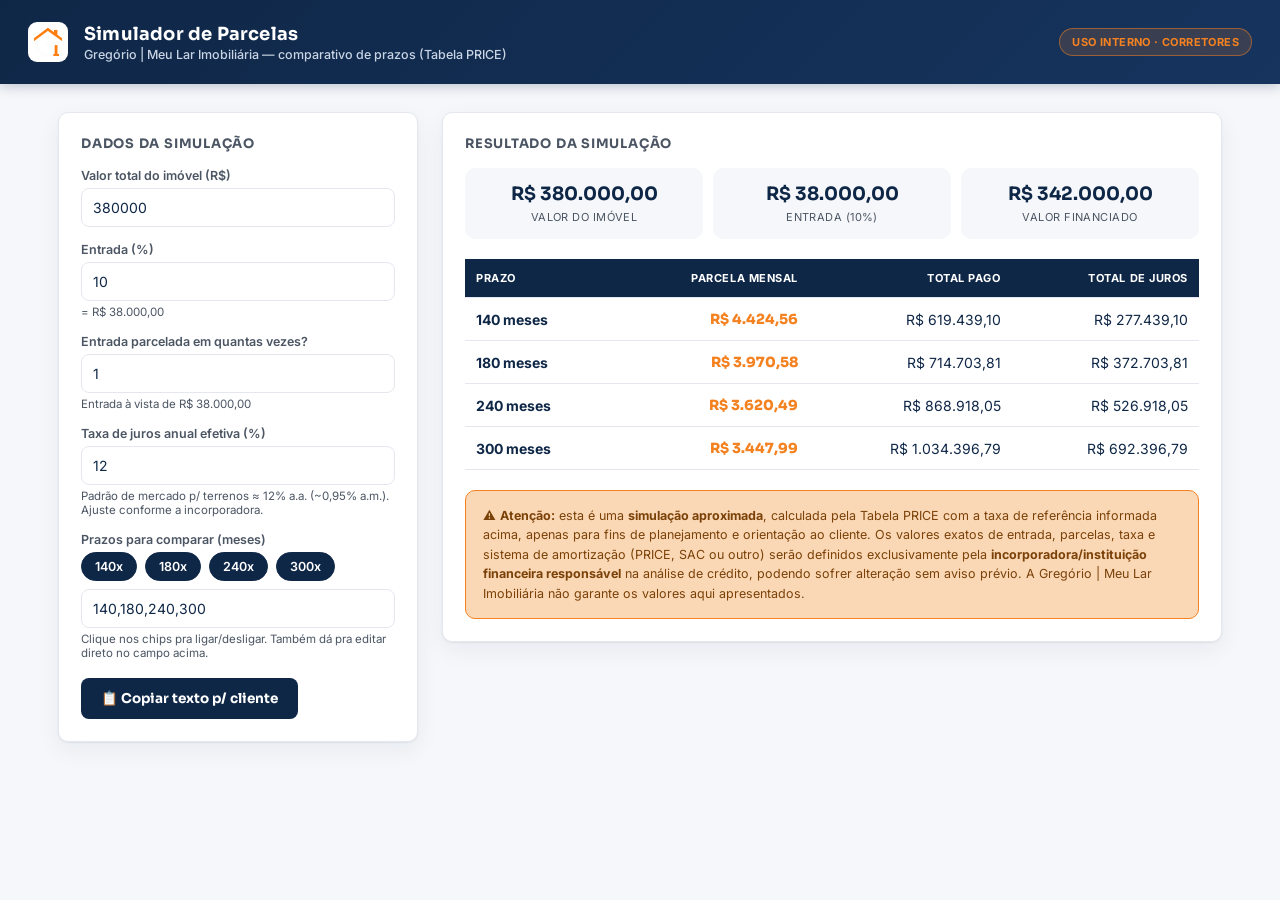
<file: simulador.html>
<!DOCTYPE html>
<html lang="pt-BR">
<head>
<meta charset="UTF-8">
<meta name="viewport" content="width=device-width, initial-scale=1.0">
<title>Simulador de Parcelas — Gregório | Meu Lar Imobiliária</title>
<link rel="icon" type="image/png" href="assets/logo-icon.png">
<link rel="preconnect" href="https://fonts.googleapis.com">
<link rel="preconnect" href="https://fonts.gstatic.com" crossorigin>
<link href="https://fonts.googleapis.com/css2?family=Sora:wght@500;600;700;800&family=Inter:wght@400;500;600;700&family=IBM+Plex+Mono:wght@500;600&display=swap" rel="stylesheet">
<style>
  :root{
    --navy:#0F2747;
    --navy-2:#16345E;
    --orange:#F58220;
    --orange-dim:#FBD8B5;
    --white:#FFFFFF;
    --gray-light:#F5F7FA;
    --gray-dark:#4B5563;
    --green:#1B7A3D;
    --green-bg:#E5F4E9;
    --red:#B3261E;
    --red-bg:#FBEAE9;
    --line:#E4E8EE;
    --radius:10px;
    --shadow: 0 1px 2px rgba(15,39,71,.06), 0 8px 24px rgba(15,39,71,.06);
  }
  *{box-sizing:border-box;}
  html,body{margin:0;padding:0;}
  body{background:var(--gray-light);color:var(--navy);font-family:'Inter',system-ui,sans-serif;-webkit-font-smoothing:antialiased;}
  h1,h2,h3,.display{font-family:'Sora',system-ui,sans-serif;}
  .mono{font-family:'IBM Plex Mono',monospace;}

  header.top{
    background:linear-gradient(135deg, var(--navy) 0%, var(--navy-2) 100%);
    color:var(--white);padding:22px 28px;display:flex;align-items:center;gap:16px;
    position:sticky;top:0;z-index:50;box-shadow:0 2px 12px rgba(15,39,71,.25);
  }
  header.top .glyph{width:40px;height:40px;border-radius:9px;background:var(--white);display:flex;align-items:center;justify-content:center;flex:none;padding:4px;}
  header.top .glyph img{width:100%;height:100%;object-fit:contain;}
  header.top .titles h1{font-size:18px;font-weight:700;margin:0;letter-spacing:.2px;}
  header.top .titles p{font-size:12.5px;margin:2px 0 0;color:#C9D4E4;font-weight:500;}
  header.top .badge{margin-left:auto;background:rgba(245,130,32,.16);border:1px solid rgba(245,130,32,.5);color:var(--orange);font-size:11px;font-weight:700;letter-spacing:.4px;padding:6px 12px;border-radius:100px;text-transform:uppercase;white-space:nowrap;}

  .wrap{max-width:1220px;margin:0 auto;padding:28px;display:grid;grid-template-columns:360px 1fr;gap:24px;align-items:start;}
  @media (max-width:980px){.wrap{grid-template-columns:1fr;padding:16px;}header.top{padding:16px;}}

  .card{background:var(--white);border-radius:var(--radius);box-shadow:var(--shadow);border:1px solid var(--line);}
  .card-pad{padding:22px;}
  .card h2{font-size:13px;text-transform:uppercase;letter-spacing:.06em;color:var(--gray-dark);margin:0 0 16px;font-weight:700;}

  .field{margin-bottom:15px;}
  .field label{display:block;font-size:12.5px;color:var(--gray-dark);margin-bottom:5px;font-weight:600;}
  .field input{width:100%;padding:10px 11px;border:1px solid var(--line);border-radius:8px;font-size:14px;color:var(--navy);font-family:'Inter',sans-serif;}
  .field input:focus{outline:2px solid var(--orange);border-color:var(--orange);}
  .hint{font-size:11.5px;color:var(--gray-dark);margin-top:4px;}

  .prazos-row{display:flex;gap:8px;flex-wrap:wrap;margin-bottom:8px;}
  .prazo-chip{border:1px solid var(--line);background:var(--gray-light);border-radius:20px;padding:6px 13px;font-size:12.5px;cursor:pointer;user-select:none;color:var(--gray-dark);font-weight:600;transition:.12s;}
  .prazo-chip.active{background:var(--navy);color:#fff;border-color:var(--navy);}

  .resumo{display:grid;grid-template-columns:repeat(3,1fr);gap:10px;margin-bottom:20px;}
  .resumo .box{background:var(--gray-light);border-radius:10px;padding:14px;text-align:center;}
  .resumo .box b{display:block;font-family:'Sora',sans-serif;font-size:1.15rem;color:var(--navy);}
  .resumo .box span{font-size:11px;color:var(--gray-dark);text-transform:uppercase;letter-spacing:.04em;}

  table{width:100%;border-collapse:collapse;margin-top:4px;}
  th,td{padding:12px 11px;text-align:right;font-size:14px;border-bottom:1px solid var(--line);}
  th:first-child,td:first-child{text-align:left;}
  th{background:var(--navy);color:#fff;font-size:11px;text-transform:uppercase;letter-spacing:.05em;font-weight:700;}
  tr:hover td{background:#FFF7EF;}
  .destaque{color:var(--orange);font-weight:800;font-family:'Sora',sans-serif;}

  .disclaimer{background:var(--orange-dim);border:1px solid var(--orange);border-radius:10px;padding:15px 17px;font-size:12.5px;color:#7A4108;margin-top:20px;line-height:1.55;}

  .actions{display:flex;gap:10px;margin-top:18px;flex-wrap:wrap;}
  button.btn{background:var(--orange);color:#fff;border:none;border-radius:8px;padding:12px 20px;font-size:13.5px;font-weight:700;cursor:pointer;font-family:'Sora',sans-serif;}
  button.btn.secondary{background:var(--navy);}
  button.btn:hover{opacity:.92;}
  textarea{width:100%;min-height:190px;margin-top:14px;border:1px solid var(--line);border-radius:10px;padding:13px;font-size:12.5px;font-family:'IBM Plex Mono',monospace;color:var(--navy);display:none;background:var(--gray-light);}
</style>
</head>
<body>

<header class="top">
  <div class="glyph">
    <img src="assets/logo-icon.png" alt="Gregório | Meu Lar">
  </div>
  <div class="titles">
    <h1>Simulador de Parcelas</h1>
    <p>Gregório | Meu Lar Imobiliária — comparativo de prazos (Tabela PRICE)</p>
  </div>
  <div class="badge">Uso interno · corretores</div>
</header>

<div class="wrap">
  <div class="card card-pad">
    <h2>Dados da simulação</h2>

    <div class="field">
      <label>Valor total do imóvel (R$)</label>
      <input type="number" id="valorTotal" value="380000" min="0" step="1000">
    </div>

    <div class="field">
      <label>Entrada (%)</label>
      <input type="number" id="entradaPct" value="10" min="0" max="100" step="1">
      <div class="hint" id="entradaValorHint"></div>
    </div>

    <div class="field">
      <label>Entrada parcelada em quantas vezes?</label>
      <input type="number" id="entradaVezes" value="1" min="1" max="48" step="1">
      <div class="hint" id="entradaParcelaHint"></div>
    </div>

    <div class="field">
      <label>Taxa de juros anual efetiva (%)</label>
      <input type="number" id="taxaAnual" value="12" min="0" step="0.1">
      <div class="hint">Padrão de mercado p/ terrenos ≈ 12% a.a. (~0,95% a.m.). Ajuste conforme a incorporadora.</div>
    </div>

    <div class="field">
      <label>Prazos para comparar (meses)</label>
      <div class="prazos-row" id="prazosRow"></div>
      <input type="text" id="prazosCustom" value="140,180,240,300" placeholder="Ex: 140,180,240,300">
      <div class="hint">Clique nos chips pra ligar/desligar. Também dá pra editar direto no campo acima.</div>
    </div>

    <div class="actions">
      <button class="btn secondary" id="btnCopiar">📋 Copiar texto p/ cliente</button>
    </div>
    <textarea id="saida" readonly></textarea>
  </div>

  <div class="card card-pad">
    <h2>Resultado da simulação</h2>

    <div class="resumo">
      <div class="box"><b id="rValorTotal">—</b><span>Valor do imóvel</span></div>
      <div class="box"><b id="rEntrada">—</b><span>Entrada (<span id="rEntradaPct">10</span>%)</span></div>
      <div class="box"><b id="rFinanciado">—</b><span>Valor financiado</span></div>
    </div>

    <table>
      <thead>
        <tr><th>Prazo</th><th>Parcela mensal</th><th>Total pago</th><th>Total de juros</th></tr>
      </thead>
      <tbody id="tabelaBody"></tbody>
    </table>

    <div class="disclaimer">
      ⚠️ <strong>Atenção:</strong> esta é uma <strong>simulação aproximada</strong>, calculada pela Tabela PRICE
      com a taxa de referência informada acima, apenas para fins de planejamento e orientação ao cliente.
      Os valores exatos de entrada, parcelas, taxa e sistema de amortização (PRICE, SAC ou outro) serão
      definidos exclusivamente pela <strong>incorporadora/instituição financeira responsável</strong> na análise
      de crédito, podendo sofrer alteração sem aviso prévio. A Gregório | Meu Lar Imobiliária não garante
      os valores aqui apresentados.
    </div>
  </div>
</div>

<script>
const $=(s)=>document.querySelector(s);
const fmt=(v)=>'R$ '+v.toLocaleString('pt-BR',{minimumFractionDigits:2,maximumFractionDigits:2});

let prazosAtivos = [140,180,240,300];

function pmtPrice(principal, taxaAnualPct, n){
  if(principal<=0||n<=0) return 0;
  const iMensal = Math.pow(1+taxaAnualPct/100, 1/12) - 1;
  if(iMensal===0) return principal/n;
  return principal * (iMensal*Math.pow(1+iMensal,n)) / (Math.pow(1+iMensal,n)-1);
}

function renderChips(){
  const row = $('#prazosRow');
  row.innerHTML = prazosAtivos.map(p=>`<div class="prazo-chip active" data-p="${p}">${p}x</div>`).join('');
  row.querySelectorAll('.prazo-chip').forEach(chip=>{
    chip.addEventListener('click', ()=>{
      const p = Number(chip.dataset.p);
      prazosAtivos = prazosAtivos.includes(p) ? prazosAtivos.filter(x=>x!==p) : [...prazosAtivos,p];
      prazosAtivos.sort((a,b)=>a-b);
      $('#prazosCustom').value = prazosAtivos.join(',');
      renderChips();
      calcular();
    });
  });
}

$('#prazosCustom').addEventListener('input', (e)=>{
  const nums = e.target.value.split(',').map(s=>parseInt(s.trim())).filter(n=>n>0);
  prazosAtivos = [...new Set(nums)].sort((a,b)=>a-b);
  renderChips();
  calcular();
});

function calcular(){
  const valorTotal = Number($('#valorTotal').value)||0;
  const entradaPct = Number($('#entradaPct').value)||0;
  const entradaVezes = Math.max(1, Number($('#entradaVezes').value)||1);
  const taxaAnual = Number($('#taxaAnual').value)||0;

  const entrada = valorTotal * (entradaPct/100);
  const financiado = Math.max(0, valorTotal - entrada);
  const parcelaEntrada = entrada / entradaVezes;

  $('#rValorTotal').textContent = fmt(valorTotal);
  $('#rEntrada').textContent = fmt(entrada);
  $('#rEntradaPct').textContent = entradaPct;
  $('#rFinanciado').textContent = fmt(financiado);

  $('#entradaValorHint').textContent = `= ${fmt(entrada)}`;
  $('#entradaParcelaHint').textContent = entradaVezes>1
    ? `= ${entradaVezes}x de ${fmt(parcelaEntrada)}`
    : `Entrada à vista de ${fmt(entrada)}`;

  const linhas = prazosAtivos.map(n=>{
    const parcela = pmtPrice(financiado, taxaAnual, n);
    const totalPago = parcela*n;
    const totalJuros = totalPago - financiado;
    return {n, parcela, totalPago, totalJuros};
  });

  $('#tabelaBody').innerHTML = linhas.map(l=>`
    <tr>
      <td><strong>${l.n} meses</strong></td>
      <td class="destaque">${fmt(l.parcela)}</td>
      <td>${fmt(l.totalPago)}</td>
      <td>${fmt(l.totalJuros)}</td>
    </tr>
  `).join('') || '<tr><td colspan="4">Informe ao menos um prazo.</td></tr>';

  window.__ultimaSimulacao = { valorTotal, entradaPct, entrada, entradaVezes, parcelaEntrada, financiado, taxaAnual, linhas };
}

function montarTexto(){
  const s = window.__ultimaSimulacao;
  if(!s) return '';
  let txt = `SIMULAÇÃO DE FINANCIAMENTO — GREGÓRIO | MEU LAR IMOBILIÁRIA\n\n`;
  txt += `Valor do imóvel: ${fmt(s.valorTotal)}\n`;
  txt += `Entrada (${s.entradaPct}%): ${fmt(s.entrada)}`;
  txt += s.entradaVezes>1 ? ` — parcelada em ${s.entradaVezes}x de ${fmt(s.parcelaEntrada)}\n` : ` — à vista\n`;
  txt += `Valor a financiar: ${fmt(s.financiado)}\n`;
  txt += `Taxa de referência: ${s.taxaAnual}% ao ano\n\n`;
  txt += `Prazo | Parcela mensal | Total pago | Total de juros\n`;
  s.linhas.forEach(l=>{ txt += `${l.n} meses | ${fmt(l.parcela)} | ${fmt(l.totalPago)} | ${fmt(l.totalJuros)}\n`; });
  txt += `\n⚠️ Simulação aproximada pela Tabela PRICE, apenas para planejamento. `;
  txt += `Valores finais de entrada, parcelas e taxa serão definidos pela incorporadora/instituição financeira na análise de crédito.`;
  return txt;
}

$('#btnCopiar').addEventListener('click', ()=>{
  const txt = montarTexto();
  const area = $('#saida');
  area.style.display='block';
  area.value = txt;
  area.select();
  navigator.clipboard?.writeText(txt).then(()=>{
    $('#btnCopiar').textContent='✓ Copiado!';
    setTimeout(()=>{$('#btnCopiar').textContent='📋 Copiar texto p/ cliente';},1800);
  }).catch(()=>{});
});

['valorTotal','entradaPct','entradaVezes','taxaAnual'].forEach(id=>{
  document.getElementById(id).addEventListener('input', calcular);
});

renderChips();
calcular();
</script>
</body>
</html>
</file>
